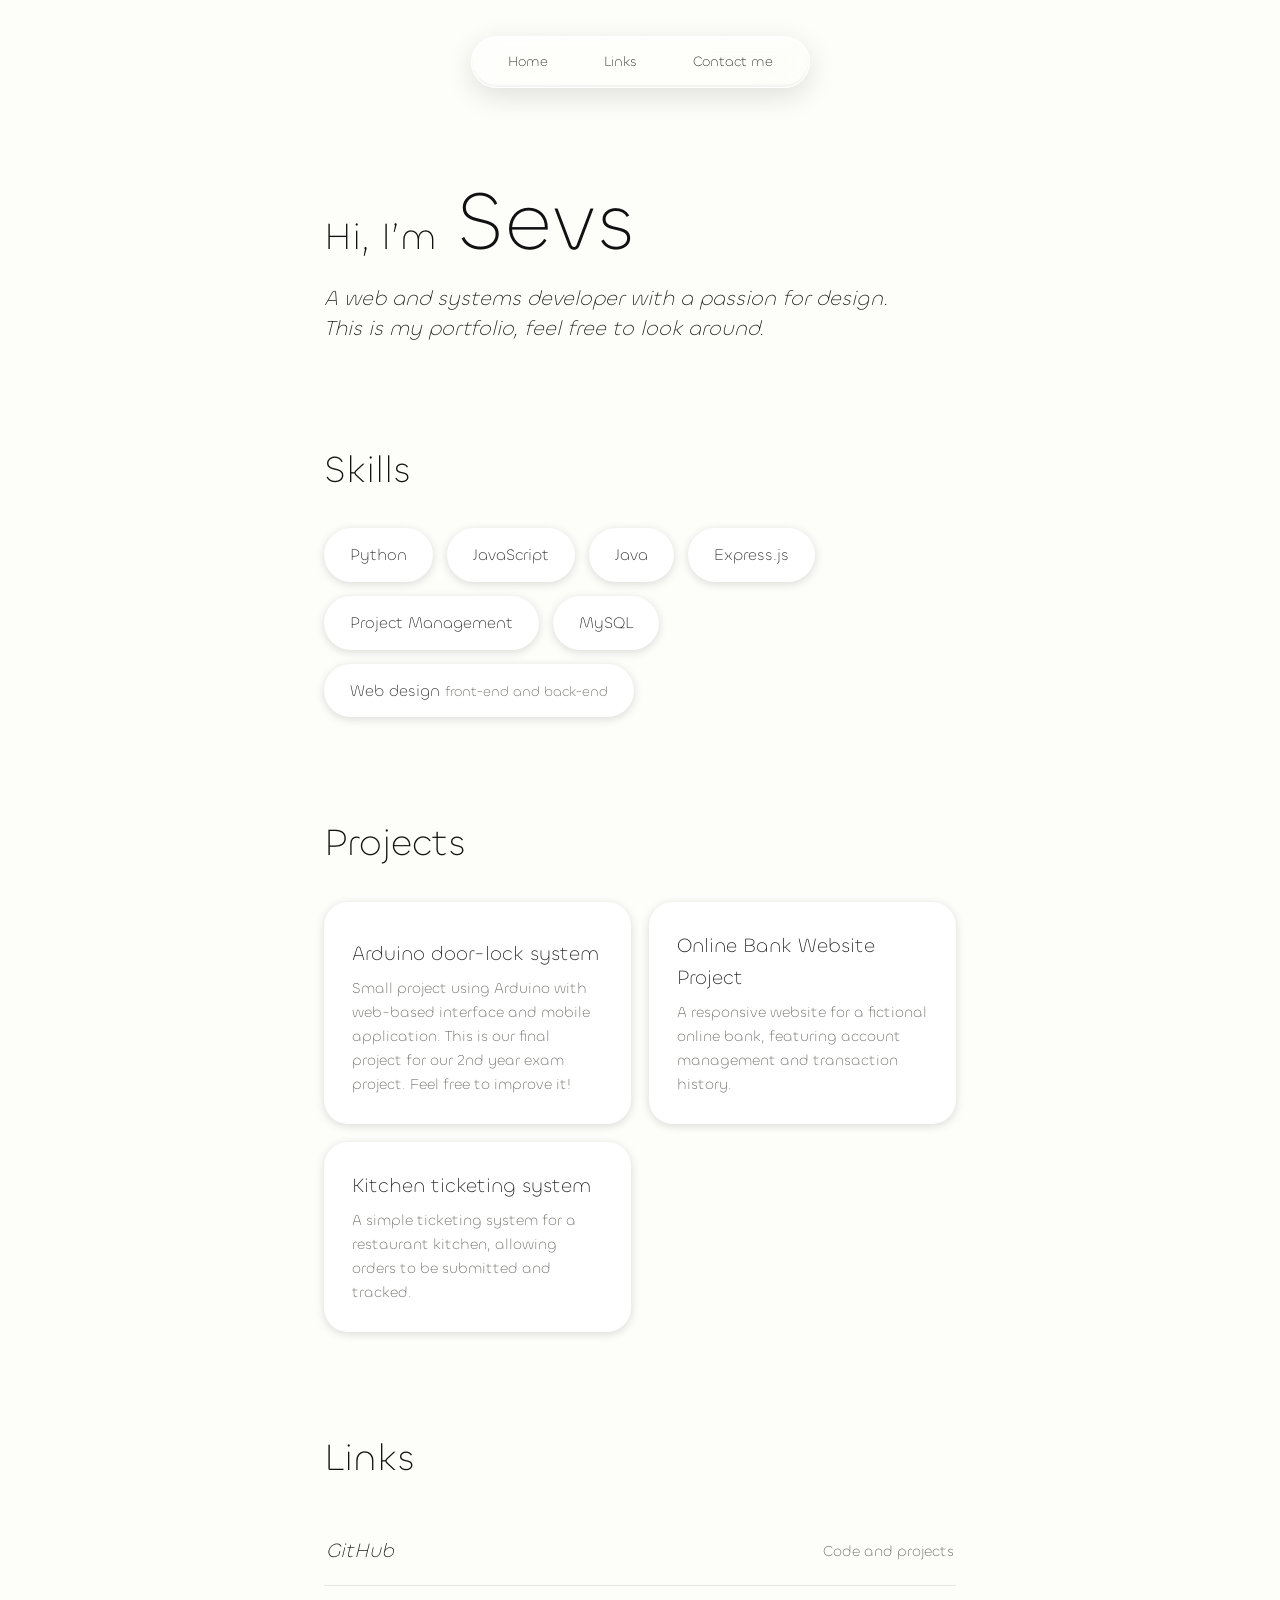
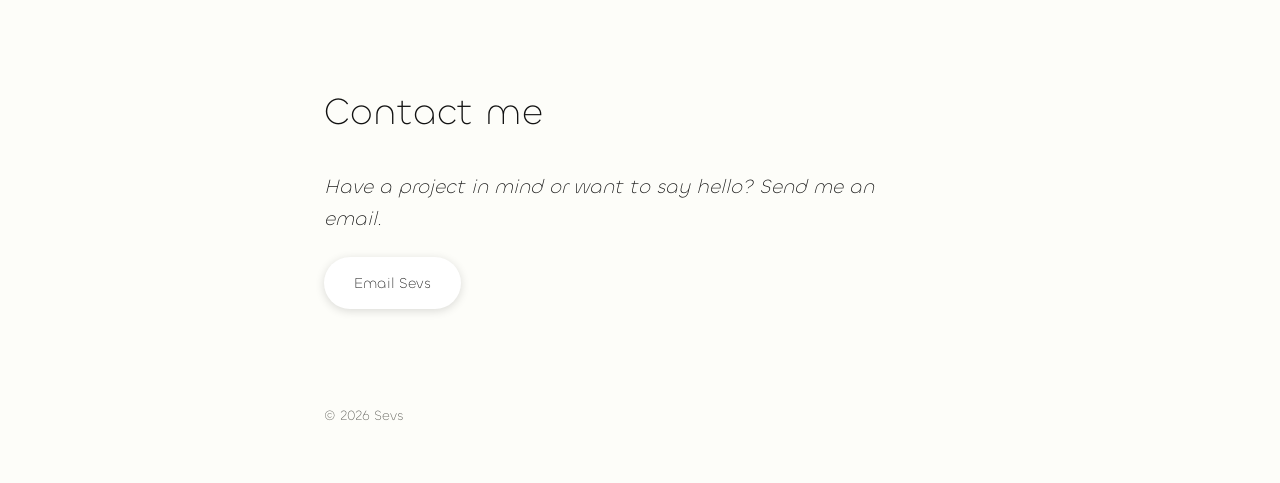
<file: index.html>
<!DOCTYPE html>
<html lang="en">
<head>
<meta charset="utf-8">
<meta name="viewport" content="width=device-width, initial-scale=1, viewport-fit=cover">
<title>Sevs – Web and systems developer</title>
<link rel="preconnect" href="https://fonts.googleapis.com">
<link rel="preconnect" href="https://fonts.gstatic.com" crossorigin>
<link href="https://fontshare.com[]=chillax@400,700&display=swap" rel="stylesheet"><link rel="stylesheet" href="styles.css">
<link rel="icon" href="image/logo.svg" type="image/svg+xml">
</head>

<body>

<nav aria-label="Main">
  <ul>
    <li><a href="#home">Home</a></li>
    <li><a href="#links">Links</a></li>
    <li><a href="#contact">Contact me</a></li>
  </ul>
</nav>
<!--fuckass body sction-->
<main>
  <section id="home" class="hero">
    <h1>Hi, I’m <span class="name">Sevs</span></h1>
    <p>A web and systems developer with a passion for design. This is my portfolio, feel free to look around.</p>
  </section>

  <section id="skills">
    <h2>Skills</h2>
    <ul class="skills">
      <li>Python</li>
      <li>JavaScript</li>
      <li>Java</li>
      <li>Express.js</li>
      <li>Project Management</li>
      <li>MySQL</li>
      <li>Web design <small>front-end and back-end</small></li>
    </ul>
  </section>

  <section id="projects">
    <h2>Projects</h2>
    <div class="projects">
      <a class="project" href="https://github.com/DJ-Sevs/Arduino-door-lock-system"><h3>Arduino door-lock system</h3><p>Small project using Arduino with web-based interface and mobile application. This is our final project for our 2nd year exam project. Feel free to improve it!</p></a>
      <a class="project" href="https://github.com/DJ-Sevs/Online-Bank-Website-Project"><h3>Online Bank Website Project</h3><p>A responsive website for a fictional online bank, featuring account management and transaction history.</p></a>
      <a class="project" href="https://github.com/DJ-Sevs/Kitchen-ticketing-system"><h3>Kitchen ticketing system</h3><p>A simple ticketing system for a restaurant kitchen, allowing orders to be submitted and tracked.</p></a>
    </div>
  </section>

  <section id="links">
    <h2>Links</h2>
    <ul class="links">
      <li><a href="https://github.com/DJ-Sevs">GitHub <span>Code and projects</span></a></li>
    </ul>
  </section>

  <section id="contact" class="contact">
    <h2>Contact me</h2>
    <p>Have a project in mind or want to say hello? Send me an email.</p>
    <a class="button" href="mailto:djsevilla7473@gmail.com">Email Sevs</a>
  </section>
</main>

<footer>© 2026 Sevs</footer>

</body>
</html>
</file>
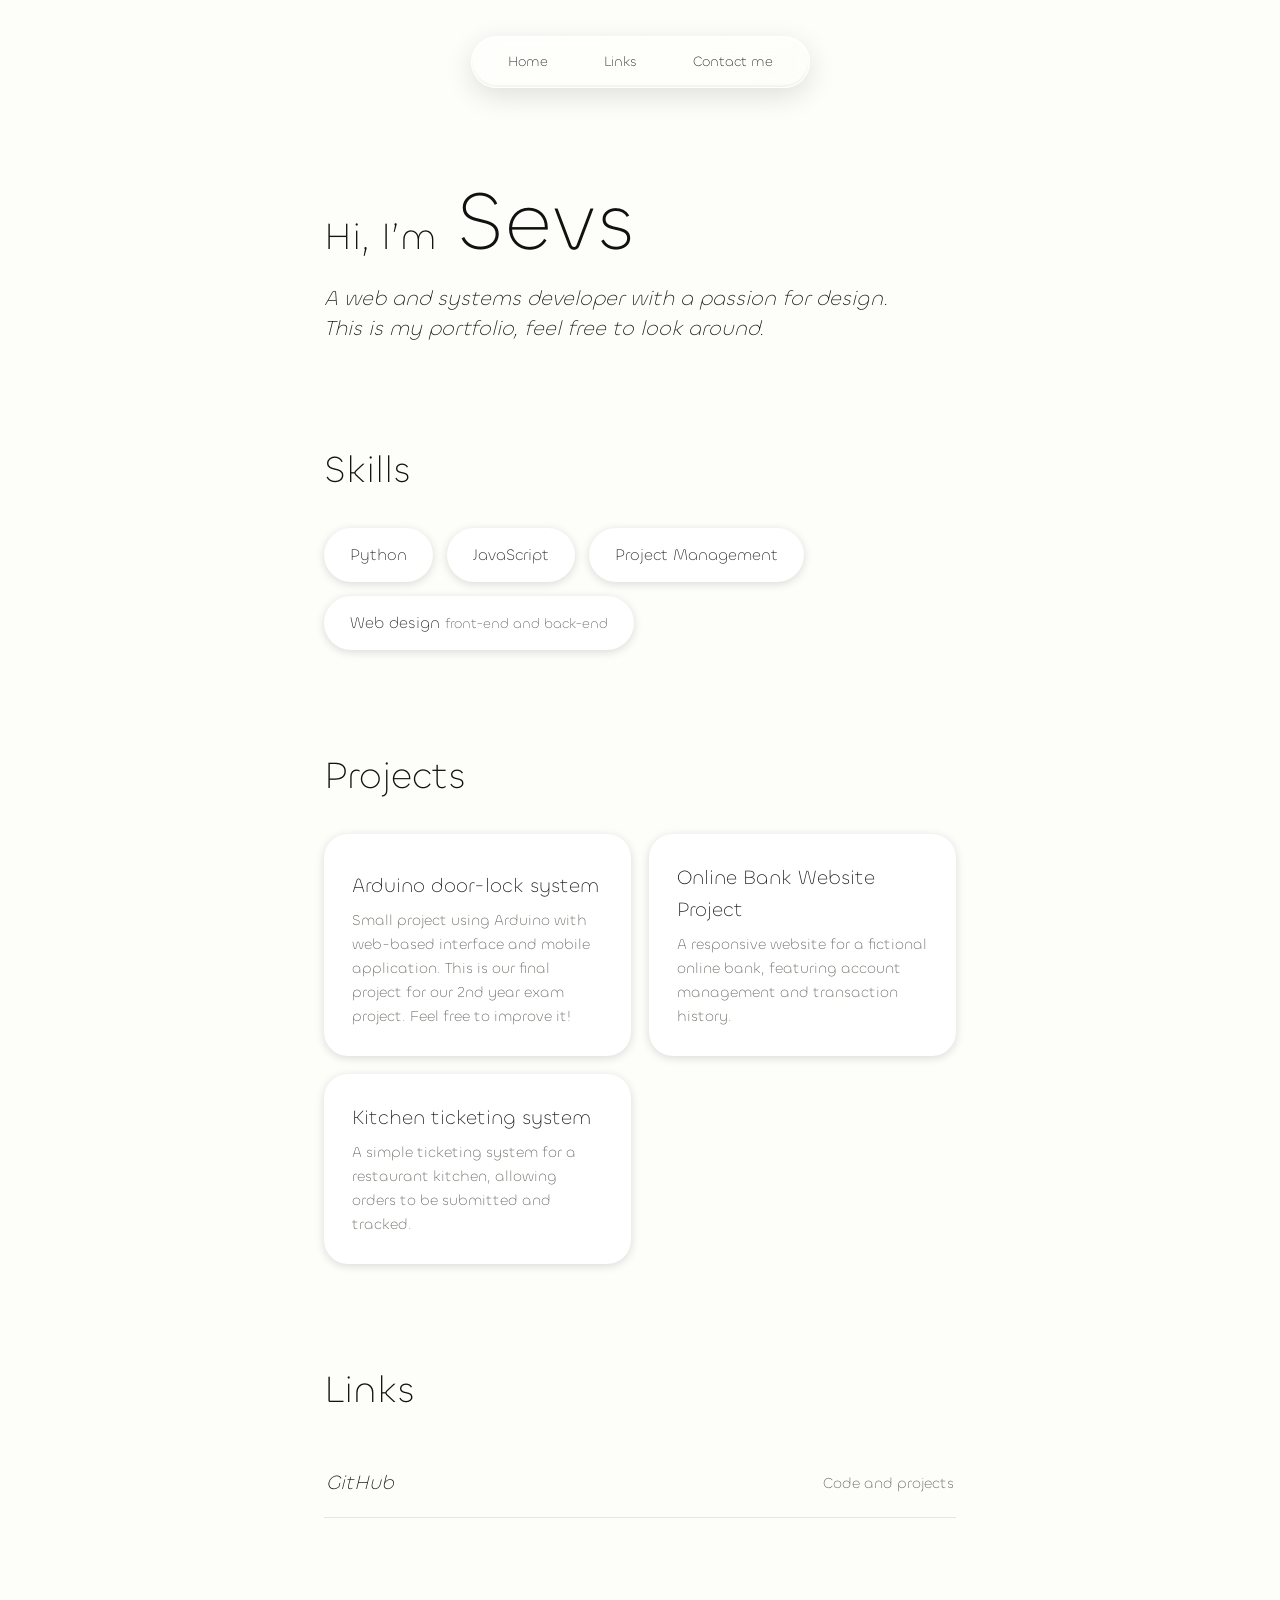
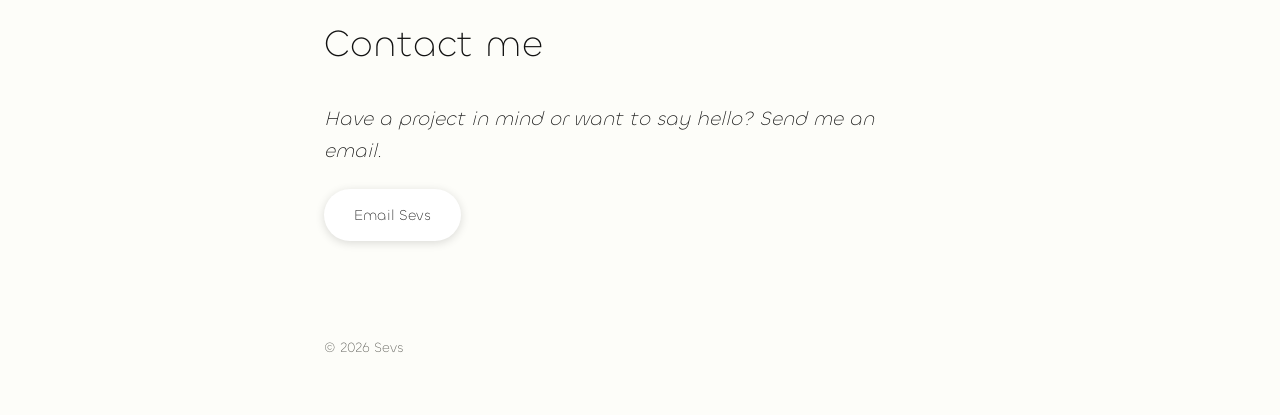
<file: front.html>
<!DOCTYPE html>
<html lang="en">
<head>
<meta charset="utf-8">
<meta name="viewport" content="width=device-width, initial-scale=1, viewport-fit=cover">
<title>Sevs – Web and systems developer</title>
<link rel="preconnect" href="https://fonts.googleapis.com">
<link rel="preconnect" href="https://fonts.gstatic.com" crossorigin>
<link href="https://fontshare.com[]=chillax@400,700&display=swap" rel="stylesheet"><link rel="stylesheet" href="styles.css">
<link rel="icon" href="image/logo.svg" type="image/svg+xml">
</head>
<script>
document.querySelectorAll('nav a[href^="#"]').forEach(link => {
  link.addEventListener('click', e => {
    const target = document.querySelector(link.getAttribute('href'));
    if (!target) return;
    e.preventDefault();
    const offset = 96;
    const start = window.scrollY;
    const end = target.getBoundingClientRect().top + start - offset;
    const duration = 1000; // ms, raise for slower
    const t0 = performance.now();
    const ease = t => t < .5 ? 2*t*t : 1 - Math.pow(-2*t + 2, 2) / 2;
    const step = now => {
      const p = Math.min((now - t0) / duration, 1);
      window.scrollTo(0, start + (end - start) * ease(p));
      if (p < 1) requestAnimationFrame(step);
    };
    requestAnimationFrame(step);
  });
});
</script>
<body>

<nav aria-label="Main">
  <ul>
    <li><a href="#home">Home</a></li>
    <li><a href="#links">Links</a></li>
    <li><a href="#contact">Contact me</a></li>
  </ul>
</nav>
<!--fuckass body sction-->
<main>
  <section id="home" class="hero">
    <h1>Hi, I’m <span class="name">Sevs</span></h1>
    <p>A web and systems developer with a passion for design. This is my portfolio, feel free to look around.</p>
  </section>

  <section id="skills">
    <h2>Skills</h2>
    <ul class="skills">
      <li>Python</li>
      <li>JavaScript</li>
      <li>Project Management</li>
      <li>Web design <small>front-end and back-end</small></li>
    </ul>
  </section>

  <section id="projects">
    <h2>Projects</h2>
    <div class="projects">
      <a class="project" href="https://github.com/DJ-Sevs/Arduino-door-lock-system"><h3>Arduino door-lock system</h3><p>Small project using Arduino with web-based interface and mobile application. This is our final project for our 2nd year exam project. Feel free to improve it!</p></a>
      <a class="project" href="https://github.com/DJ-Sevs/Online-Bank-Website-Project"><h3>Online Bank Website Project</h3><p>A responsive website for a fictional online bank, featuring account management and transaction history.</p></a>
      <a class="project" href="https://github.com/DJ-Sevs/Kitchen-ticketing-system"><h3>Kitchen ticketing system</h3><p>A simple ticketing system for a restaurant kitchen, allowing orders to be submitted and tracked.</p></a>
    </div>
  </section>

  <section id="links">
    <h2>Links</h2>
    <ul class="links">
      <li><a href="https://github.com/DJ-Sevs">GitHub <span>Code and projects</span></a></li>
    </ul>
  </section>

  <section id="contact" class="contact">
    <h2>Contact me</h2>
    <p>Have a project in mind or want to say hello? Send me an email.</p>
    <a class="button" href="mailto:djsevilla7473@gmail.com">Email Sevs</a>
  </section>
</main>

<footer>© 2026 Sevs</footer>

</body>
</html>
</file>
<file: styles.css>
:root {
  --bg: #fdfdf9;
  --ink: #111111;
  --muted: #55554f;
  --surface: #ffffff;
  --line: #e6e6df;
  --shadow: 0 2px 10px rgba(0,0,0,.14);
  color-scheme: light;
  box-sizing: border-box;
  padding-top: env(safe-area-inset-top, 0px);
  padding-bottom: env(safe-area-inset-bottom, 0px);
}
@font-face {
  font-family: "Boska";
  src: url("fonts/Chillax-Light.woff") format("woff");
  font-weight: 300;
  font-style: normal;
  font-display: swap;
}
@media (prefers-color-scheme: dark) {
  :root:not([data-theme="light"]) {
    --bg: #161614; --ink: #f4f4ee; --muted: #a9a9a0; --surface: #22221f; --line: #34342f;
    --shadow: 0 2px 10px rgba(0,0,0,.5); color-scheme: dark;
  }
}
:root[data-theme="dark"] {
  --bg: #161614; --ink: #f4f4ee; --muted: #a9a9a0; --surface: #22221f; --line: #34342f;
  --shadow: 0 2px 10px rgba(0,0,0,.5); color-scheme: dark;
}
html { scroll-padding-top: calc(env(safe-area-inset-top, 0px) + 96px); }
*, *::before, *::after { box-sizing: border-box; }
body {
  margin: 0; background: var(--bg); color: var(--ink);
  font-family: "Boska";
  font-weight: 300; line-height: 1.6;
}
a { color: inherit; }
:focus-visible { outline: 2px solid var(--ink); outline-offset: 3px; border-radius: 999px; }

nav {
  position: sticky; top: env(safe-area-inset-top, 0px); z-index: 10;
  display: flex; justify-content: center; padding: 36px 16px 0;
}
nav ul {
  --glass-bg: linear-gradient(135deg, rgba(255,255,255,.62), rgba(255,255,255,.28));
  --glass-edge: rgba(255,255,255,.75);
  --glass-hover: rgba(255,255,255,.55);
  list-style: none; margin: 0; padding: 0 12px; display: flex; gap: 8px;
  background: var(--glass-bg);
  -webkit-backdrop-filter: blur(14px) saturate(180%);
  backdrop-filter: blur(14px) saturate(180%);
  border-radius: 999px;
  border: 1px solid var(--glass-edge);
  box-shadow:
    0 8px 28px rgba(0,0,0,.12),
    inset 0 1.5px 1px rgba(255,255,255,.9),
    inset 0 -1.5px 2px rgba(0,0,0,.06);
}
a{
  text-decoration: none;
}
@media (prefers-color-scheme: dark) {
  :root:not([data-theme="light"]) nav ul {
    --glass-bg: linear-gradient(135deg, rgba(255,255,255,.16), rgba(255,255,255,.05));
    --glass-edge: rgba(255,255,255,.22);
    --glass-hover: rgba(255,255,255,.14);
    box-shadow: 0 8px 28px rgba(0,0,0,.45), inset 0 1.5px 1px rgba(255,255,255,.28), inset 0 -1.5px 2px rgba(0,0,0,.3);
  }
}
:root[data-theme="dark"] nav ul {
  --glass-bg: linear-gradient(135deg, rgba(255,255,255,.16), rgba(255,255,255,.05));
  --glass-edge: rgba(255,255,255,.22);
  --glass-hover: rgba(255,255,255,.14);
  box-shadow: 0 8px 28px rgba(0,0,0,.45), inset 0 1.5px 1px rgba(255,255,255,.28), inset 0 -1.5px 2px rgba(0,0,0,.3);
}
nav a {
  display: block; padding: 14px 24px; font-size: 14px; font-weight: 400;
  text-decoration: none; border-radius: 999px;
}
nav a { transition: background .2s ease; }
nav a:hover { background: var(--glass-hover); }

main { max-width: 680px; margin: 0 auto; padding: 0 24px; }
section { padding: 72px 0 24px; }

.hero { padding-top: 88px; }
.hero h1 {
  margin: 0; font-weight: 300;
  font-size: clamp(28px, 5vw, 38px); line-height: 1.1;
}
.hero h1 .name {
  font-style: normal; font-size: clamp(56px, 11vw, 84px);
  letter-spacing: .01em; margin-left: .1em;
}
.hero p {
  margin: 14px 0 0; font-style: italic; font-size: clamp(18px, 3vw, 21px);
  max-width: 28em; line-height: 1.45;
}

h2 { margin: 0 0 28px; font-weight: 300; font-size: clamp(28px, 5vw, 38px); }

.skills { list-style: none; margin: 0; padding: 0; display: flex; flex-wrap: wrap; gap: 14px;  }
.skills li {
  background: var(--surface); box-shadow: var(--shadow); border-radius: 999px;
  padding: 14px 26px; font-size: 16px; font-weight: 400; transition: 1s cubic-bezier(.075, .82, .165, 1) all;
}
.skills li:hover { box-shadow: 0 8px 28px rgba(0,0,0,.2); transform: scale(1.2); z-index: 1; }
.skills small { color: var(--muted); font-weight: 300; font-size: 14px; }

.projects { display: grid; grid-template-columns: repeat(auto-fit, minmax(260px, 1fr)); gap: 18px; }
.project {
  background: var(--surface); box-shadow: var(--shadow); border-radius: 24px;
  padding: 28px; min-height: 170px; display: flex; flex-direction: column; justify-content: flex-end; transition: 1s cubic-bezier(.075, .82, .165, 1) all;
}
.project:hover { box-shadow: 0 8px 28px rgba(0,0,0,.2); transform: scale(1.2); z-index: 1; }
.project h3 { margin: 0 0 6px; font-size: 20px; font-weight: 400; }
.project p { margin: 0; color: var(--muted); font-size: 15px; }

.links { list-style: none; margin: 0; padding: 0; }
.links li { border-bottom: 1px solid var(--line); }
.links a {
  display: flex; justify-content: space-between; padding: 18px 2px;
  text-decoration: none; font-size: 20px; font-style: italic;
}
.links a span { color: var(--muted); font-size: 15px; font-style: normal; align-self: center; }
.links a:hover { color: var(--muted); }

.contact p { margin: 0 0 22px; font-style: italic; font-size: 20px; max-width: 28em; }
.button {
  display: inline-block; background: var(--surface); box-shadow: var(--shadow);
  border-radius: 999px; padding: 14px 30px; font-size: 15px; font-weight: 400; text-decoration: none;
}
.button:hover { box-shadow: 0 4px 16px rgba(0,0,0,.2); }

footer { max-width: 680px; margin: 0 auto; padding: 72px 24px 56px; color: var(--muted); font-size: 14px; }

@media (max-width: 520px) {
  nav a { padding: 12px 14px; }
  .hero { padding-top: 64px; }
}
</file>
